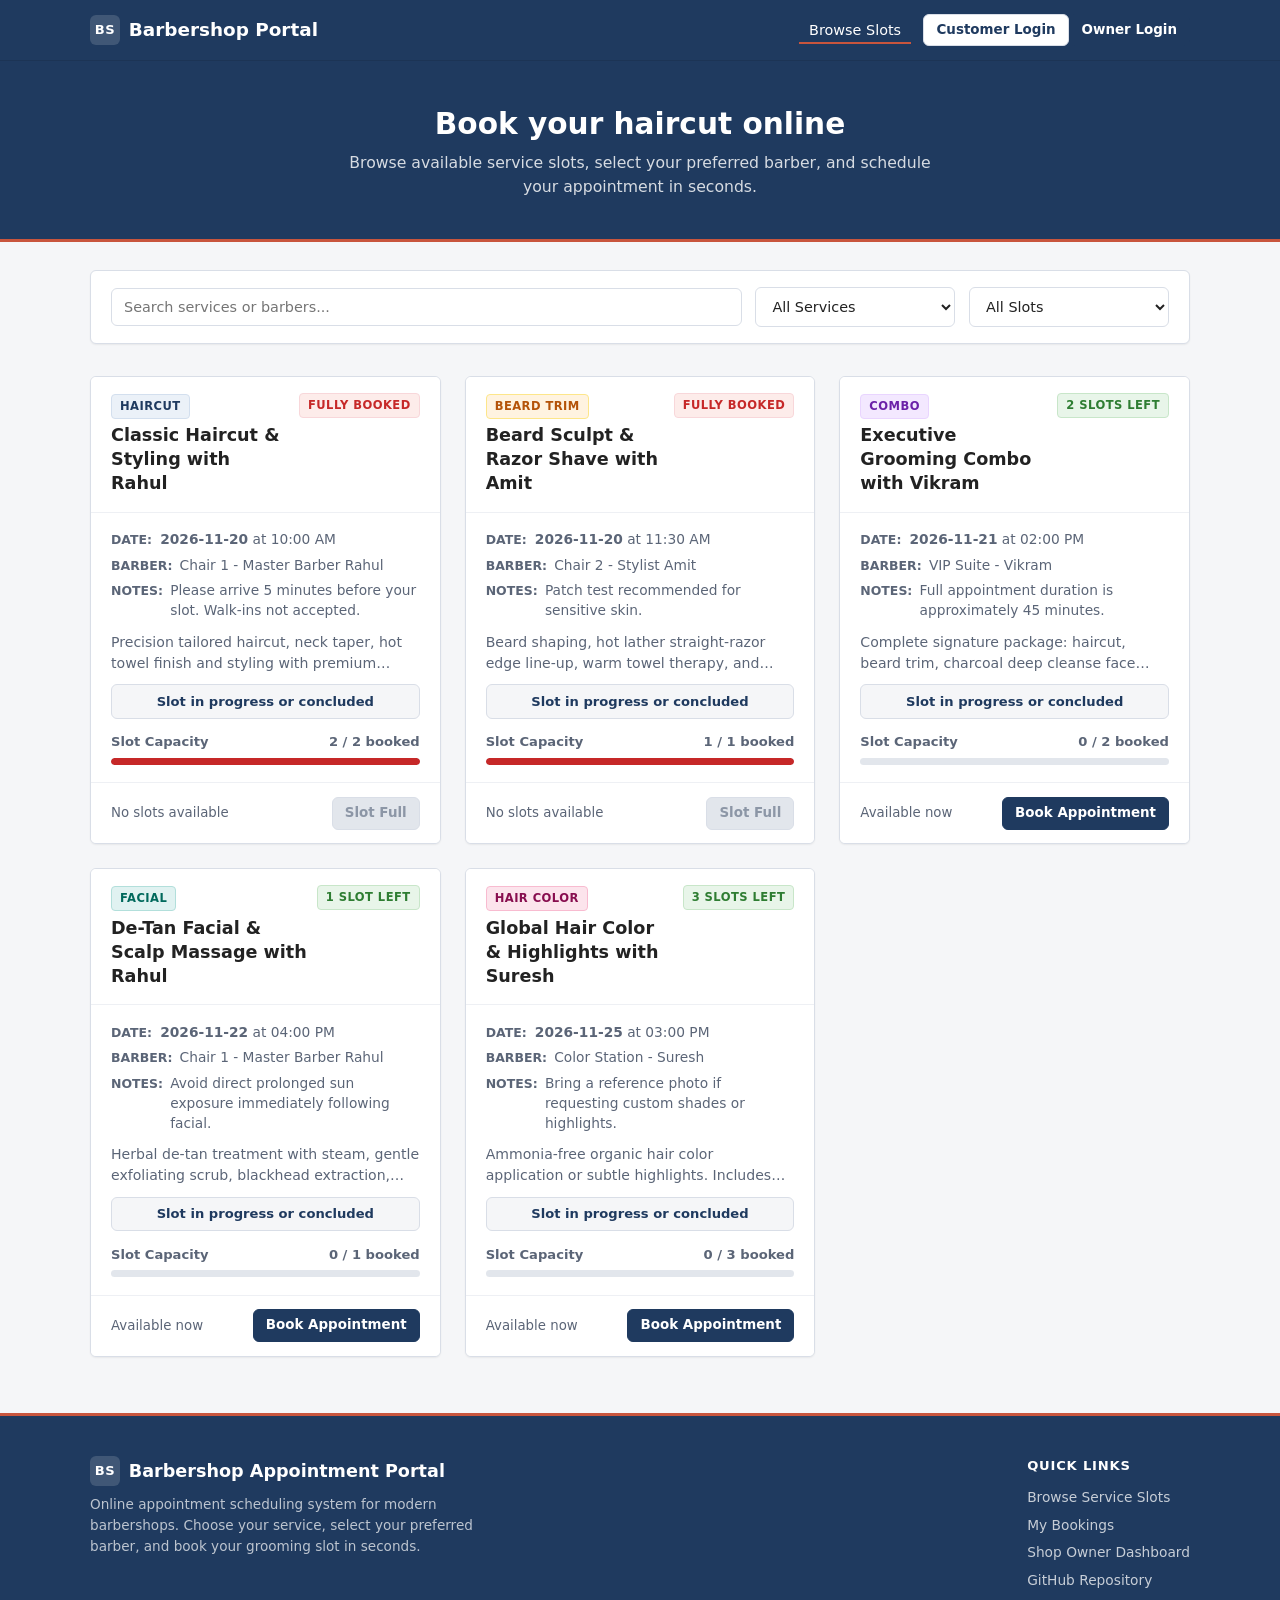
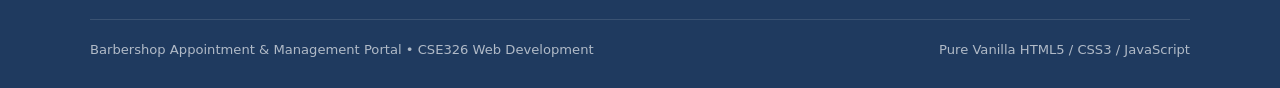
<file: index.html>
<!DOCTYPE html>
<html lang="en">
<head>
  <meta charset="UTF-8">
  <meta name="viewport" content="width=device-width, initial-scale=1.0">
  <title>Barbershop Appointment & Management Portal</title>
  <link rel="icon" type="image/svg+xml" href="favicon.svg">
  <link rel="stylesheet" href="css/style.css">
</head>
<body>

  <!-- Global Navigation Header -->
  <header id="app-navbar" class="navbar"></header>

  <!-- Hero Welcome Banner -->
  <section class="hero-section">
    <div class="container">
      <h1 class="hero-title">Book your haircut online</h1>
      <p class="hero-subtitle">
        Browse available service slots, select your preferred barber, and schedule your appointment in seconds.
      </p>
    </div>
  </section>

  <!-- Main Content Container -->
  <main class="container">

    <!-- Normal Service Slots Explorer View -->
    <div id="events-view">
      <!-- Search and Filter Bar -->
      <section class="filter-bar">
        <div class="search-input-wrapper">
          <input 
            type="text" 
            id="search-input" 
            class="filter-input" 
            placeholder="Search services or barbers..." 
            oninput="handleFilterChange()"
          >
        </div>
        <div style="flex: 0 1 200px;">
          <select id="category-filter" class="filter-input" onchange="handleFilterChange()">
            <option value="ALL">All Services</option>
            <option value="Haircut">Haircut</option>
            <option value="Beard Trim">Beard Trim</option>
            <option value="Shave">Shave</option>
            <option value="Hair Color">Hair Color</option>
            <option value="Facial">Facial</option>
            <option value="Combo">Combo</option>
          </select>
        </div>
        <div style="flex: 0 1 200px;">
          <select id="availability-filter" class="filter-input" onchange="handleFilterChange()">
            <option value="ALL">All Slots</option>
            <option value="OPEN">Available Slots Only</option>
            <option value="FULL">Fully Booked</option>
          </select>
        </div>
      </section>

      <!-- Service Slots Listing Grid -->
      <div id="events-container" class="events-grid">
        <!-- Service slot cards or empty-state injected dynamically -->
      </div>
    </div>

    <!-- Customer "My Bookings" View -->
    <div id="my-registrations-view" style="display: none; padding: 2.5rem 0;">
      <div style="display: flex; justify-content: space-between; align-items: center; margin-bottom: 1.5rem; flex-wrap: wrap; gap: 1rem;">
        <div>
          <h2>My Appointments & Bookings</h2>
          <p class="text-muted" id="student-info-heading">Track your booked appointments and visit passes.</p>
        </div>
        <a href="index.html" class="btn btn-secondary btn-sm">Back to Service Slots</a>
      </div>

      <div id="my-registrations-container">
        <div class="table-responsive">
          <table class="data-table">
            <thead>
              <tr>
                <th>Booking ID</th>
                <th>Service Slot</th>
                <th>Date & Time</th>
                <th>Chair / Barber</th>
                <th>Action</th>
              </tr>
            </thead>
            <tbody id="my-registrations-tbody">
              <!-- Dynamically populated -->
            </tbody>
          </table>
        </div>
      </div>
    </div>

  </main>

  <!-- Customer Login Modal -->
  <div id="student-login-modal" class="modal-overlay">
    <div class="modal-content">
      <div class="modal-header">
        <h3 class="modal-title">Customer Login</h3>
        <button class="modal-close" onclick="closeStudentLoginModal()">&times;</button>
      </div>
      <form id="student-login-form" onsubmit="handleStudentLogin(event)">
        <div class="modal-body">
          <p class="text-muted" style="margin-bottom: 1rem; font-size: 0.9rem;">
            Enter your 10-digit mobile phone number to view your booked appointments.
          </p>
          <div class="form-group">
            <label class="form-label" for="login-reg-no">Phone Number (10 digits)</label>
            <input type="tel" id="login-reg-no" class="form-control" placeholder="e.g. 9876543210" maxlength="10" required>
          </div>
          <div class="form-group">
            <label class="form-label" for="login-name">Customer Name</label>
            <input type="text" id="login-name" class="form-control" placeholder="Enter your full name" required>
          </div>
        </div>
        <div class="modal-footer">
          <button type="button" class="btn btn-secondary" onclick="closeStudentLoginModal()">Cancel</button>
          <button type="submit" class="btn btn-primary">Login</button>
        </div>
      </form>
    </div>
  </div>

  <!-- Shop Owner Login Modal -->
  <div id="admin-login-modal" class="modal-overlay">
    <div class="modal-content">
      <div class="modal-header">
        <h3 class="modal-title">Shop Owner Login</h3>
        <button class="modal-close" onclick="closeAdminLoginModal()">&times;</button>
      </div>
      <form id="admin-login-form" onsubmit="handleAdminLogin(event)">
        <div class="modal-body">
          <div style="background-color: var(--bg); padding: 0.85rem 1rem; border-radius: var(--radius); font-size: 0.86rem; margin-bottom: 1.25rem; border: 1px solid var(--border);">
            <strong>Demo Credentials:</strong><br>
            Customer: Any 10-digit phone + name<br>
            Shop Owner: <code>admin</code> / <code>admin123</code>
          </div>
          <div class="form-group">
            <label class="form-label" for="admin-user">Username</label>
            <input type="text" id="admin-user" class="form-control" placeholder="Username" required>
          </div>
          <div class="form-group">
            <label class="form-label" for="admin-pass">Password</label>
            <input type="password" id="admin-pass" class="form-control" placeholder="Password" required>
          </div>
        </div>
        <div class="modal-footer">
          <button type="button" class="btn btn-secondary" onclick="closeAdminLoginModal()">Cancel</button>
          <button type="submit" class="btn btn-primary">Sign In as Owner</button>
        </div>
      </form>
    </div>
  </div>

  <!-- Toast Container -->
  <div id="toast-container"></div>

  <!-- Shared Footer -->
  <footer id="app-footer" class="site-footer"></footer>

  <!-- Scripts -->
  <script src="js/storage.js"></script>
  <script src="js/events.js"></script>
  <script src="js/registration.js"></script>
  <script src="js/ui.js"></script>

  <script>
    // Initialize page on load
    document.addEventListener("DOMContentLoaded", function() {
      // Check if URL query asks for "my-registrations" (My Bookings) view
      var urlParams = new URLSearchParams(window.location.search);
      var view = urlParams.get("view");

      if (view === "my-registrations") {
        renderNavbar("my-registrations");
        showMyRegistrationsView();
      } else {
        renderNavbar("events");
        renderEventsList();
      }

      // Render shared footer
      renderFooter();
    });

    // Render filtered list of service slots into the grid
    function renderEventsList() {
      var container = document.getElementById("events-container");
      if (!container) return;

      var allEvents = getAllEvents();

      // Absolute empty state if no slots exist in storage
      if (allEvents.length === 0) {
        container.innerHTML = renderEmptyState({
          icon: "",
          title: "No appointment slots yet",
          desc: "There are currently no slots published. Log in as Shop Owner to add new service slots.",
          actionBtn: '<button class="btn btn-primary btn-sm" onclick="openAdminLoginModal()">Shop Owner Login</button>'
        });
        return;
      }

      var searchVal = (document.getElementById("search-input").value || "").toLowerCase().trim();
      var categoryVal = document.getElementById("category-filter").value;
      var availabilityVal = document.getElementById("availability-filter").value;

      var filtered = [];
      for (var i = 0; i < allEvents.length; i++) {
        var ev = allEvents[i];
        var matchesSearch = (
          ev.title.toLowerCase().indexOf(searchVal) !== -1 ||
          ev.description.toLowerCase().indexOf(searchVal) !== -1 ||
          ev.venue.toLowerCase().indexOf(searchVal) !== -1
        );

        var matchesCategory = (categoryVal === "ALL" || ev.category === categoryVal);

        var seats = getSeatsInfo(ev.id);
        var matchesAvailability = true;
        if (availabilityVal === "OPEN") {
          matchesAvailability = !seats.isFull;
        } else if (availabilityVal === "FULL") {
          matchesAvailability = seats.isFull;
        }

        if (matchesSearch && matchesCategory && matchesAvailability) {
          filtered.push(ev);
        }
      }

      if (filtered.length === 0) {
        container.innerHTML = renderEmptyState({
          icon: "",
          title: "No service slots match your search",
          desc: "We could not find any appointment slots matching your search criteria. Try clearing filters.",
          actionBtn: '<button class="btn btn-secondary btn-sm" onclick="resetFilters()">Reset Filters</button>'
        });
        return;
      }

      var html = "";
      for (var j = 0; j < filtered.length; j++) {
        html += renderEventCard(filtered[j]);
      }
      container.innerHTML = html;
    }

    // Reset filters
    function resetFilters() {
      document.getElementById("search-input").value = "";
      document.getElementById("category-filter").value = "ALL";
      document.getElementById("availability-filter").value = "ALL";
      renderEventsList();
    }

    // Called when user types in search or changes filter dropdown
    function handleFilterChange() {
      renderEventsList();
    }

    // Switch view to display Customer Bookings
    function showMyRegistrationsView() {
      var user = getCurrentUser();
      if (!user || user.role !== "student") {
        openStudentLoginModal();
        return;
      }

      document.getElementById("events-view").style.display = "none";
      document.getElementById("my-registrations-view").style.display = "block";
      document.getElementById("student-info-heading").textContent = 
        "Showing booked appointments for " + user.name + " (Phone: " + user.regNo + ")";

      var container = document.getElementById("my-registrations-container");
      var registrations = getRegistrationsByStudent(user.regNo);

      if (registrations.length === 0) {
        container.innerHTML = renderEmptyState({
          icon: "",
          title: "No appointment bookings yet",
          desc: "You have not booked any appointments yet. Browse our available service slots to schedule your haircut!",
          actionBtn: '<a href="index.html" class="btn btn-primary btn-sm">Browse Service Slots</a>'
        });
        return;
      }

      var tableHtml = 
        '<div class="table-responsive">' +
          '<table class="data-table">' +
            '<thead>' +
              '<tr>' +
                '<th>Booking ID</th>' +
                '<th>Service Slot</th>' +
                '<th>Date & Time</th>' +
                '<th>Chair / Barber</th>' +
                '<th>Action</th>' +
              '</tr>' +
            '</thead>' +
            '<tbody id="my-registrations-tbody">';

      for (var i = 0; i < registrations.length; i++) {
        var reg = registrations[i];
        var event = getEventById(reg.eventId) || { title: "Unknown Slot", date: "N/A", time: "N/A", venue: "N/A" };
        tableHtml += 
          '<tr>' +
            '<td><strong><code>' + reg.ticketId + '</code></strong></td>' +
            '<td><strong>' + event.title + '</strong></td>' +
            '<td>' + event.date + ' at ' + event.time + '</td>' +
            '<td>' + event.venue + '</td>' +
            '<td>' +
              '<div style="display: flex; gap: 0.5rem; flex-wrap: wrap;">' +
                '<a href="event.html?id=' + encodeURIComponent(reg.eventId) + '&ticketId=' + encodeURIComponent(reg.ticketId) + '" class="btn btn-secondary btn-sm">View Booking</a>' +
                '<button class="btn btn-danger btn-sm" onclick="handleCancelMyRegistration(\'' + reg.ticketId + '\')">Cancel Booking</button>' +
              '</div>' +
            '</td>' +
          '</tr>';
      }

      tableHtml += '</tbody></table></div>';
      container.innerHTML = tableHtml;
    }

    // Handle customer cancelling their appointment booking
    function handleCancelMyRegistration(ticketId) {
      if (!confirm("Are you sure you want to cancel this appointment booking? Your slot will be freed up for other customers.")) {
        return;
      }
      var res = cancelRegistration(ticketId);
      if (res.success) {
        showToast(res.message, "success");
        showMyRegistrationsView();
      } else {
        showToast(res.message, "danger");
      }
    }

    // Modal helpers
    function openStudentLoginModal() {
      document.getElementById("student-login-modal").classList.add("active");
    }
    function closeStudentLoginModal() {
      document.getElementById("student-login-modal").classList.remove("active");
    }

    function openAdminLoginModal() {
      document.getElementById("admin-login-modal").classList.add("active");
    }
    function closeAdminLoginModal() {
      document.getElementById("admin-login-modal").classList.remove("active");
    }

    // Form handlers
    function handleStudentLogin(e) {
      e.preventDefault();
      var rawPhone = document.getElementById("login-reg-no").value.trim();
      var cleanPhone = rawPhone.replace(/\D/g, "");
      var name = document.getElementById("login-name").value.trim();

      if (cleanPhone.length !== 10) {
        showToast("Please enter a valid 10-digit mobile phone number", "danger");
        return;
      }

      if (!name) {
        showToast("Please enter your name", "danger");
        return;
      }

      setCurrentUser({
        role: "student",
        regNo: cleanPhone,
        name: name
      });

      closeStudentLoginModal();
      showToast("Welcome, " + name + "!", "success");
      setTimeout(function() {
        window.location.href = "index.html?view=my-registrations";
      }, 500);
    }

    function handleAdminLogin(e) {
      e.preventDefault();
      var u = document.getElementById("admin-user").value.trim();
      var p = document.getElementById("admin-pass").value.trim();

      // Demo login check
      if (u === "admin" && p === "admin123") {
        setCurrentUser({ role: "admin", name: "Shop Owner" });
        closeAdminLoginModal();
        showToast("Signed in as Shop Owner", "success");
        setTimeout(function() {
          window.location.href = "admin.html";
        }, 500);
      } else {
        showToast("Invalid credentials! Shop Owner login: admin / admin123", "danger");
      }
    }
  </script>
</body>
</html>
</file>
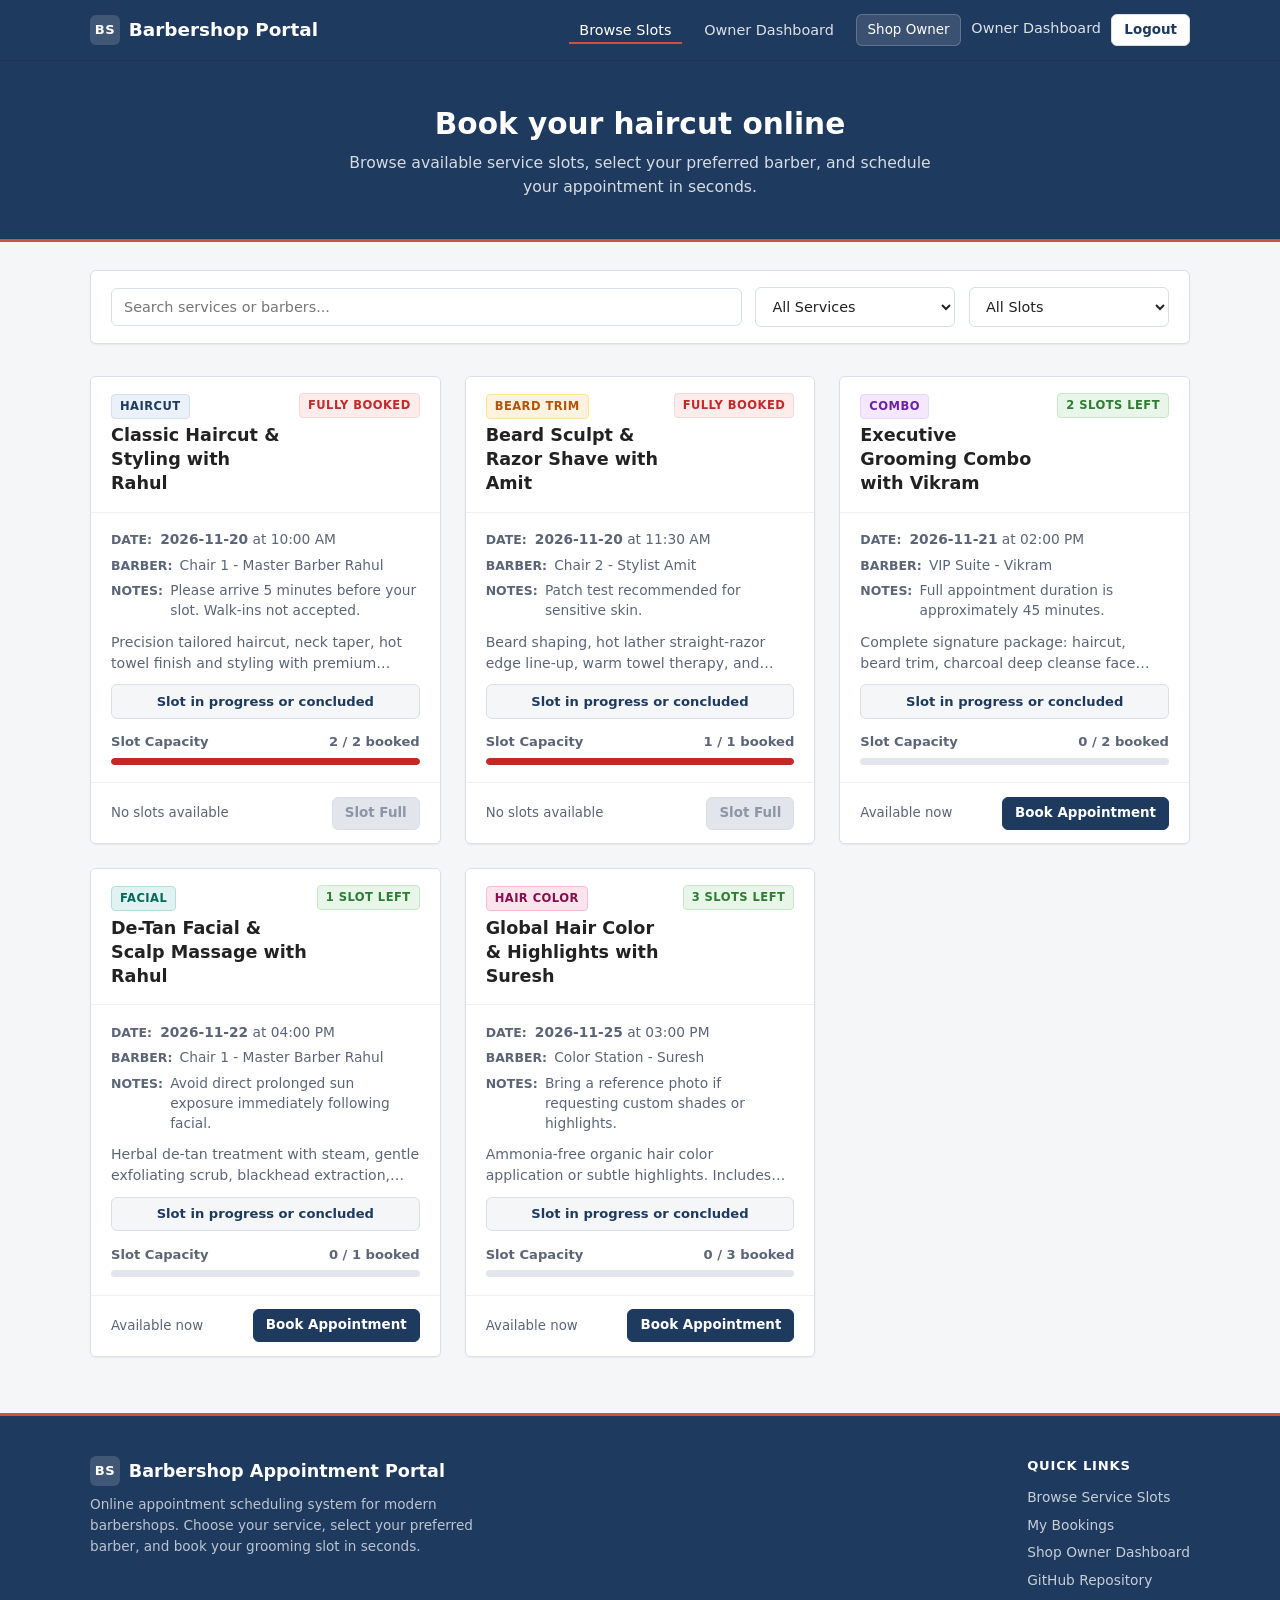
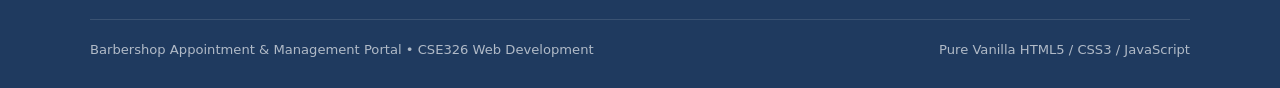
<file: event.html>
<!DOCTYPE html>
<html lang="en">
<head>
  <meta charset="UTF-8">
  <meta name="viewport" content="width=device-width, initial-scale=1.0">
  <title>Book Service Appointment - Barbershop Portal</title>
  <link rel="icon" type="image/svg+xml" href="favicon.svg">
  <link rel="stylesheet" href="css/style.css">
</head>
<body>

  <!-- Global Header -->
  <header id="app-navbar" class="navbar"></header>

  <main class="container" style="padding-top: 2rem; padding-bottom: 3.5rem;">

    <!-- Back Navigation Bar -->
    <div style="margin-bottom: 1.5rem;" class="no-print">
      <a href="index.html" class="btn btn-secondary btn-sm">Back to Service Slots</a>
    </div>

    <!-- Service Slot Detail & Booking Layout Grid -->
    <div id="event-main-content" style="display: grid; grid-template-columns: 1fr 390px; gap: 1.75rem; align-items: start;">
      
      <!-- Left Column: Service Slot Information -->
      <div style="background: #ffffff; border: 1px solid var(--border); border-radius: var(--radius); padding: 2rem; box-shadow: var(--shadow);">
        <div style="display: flex; justify-content: space-between; align-items: center; margin-bottom: 1rem; flex-wrap: wrap; gap: 0.5rem;">
          <span id="detail-category" class="event-badge badge-haircut">Haircut</span>
          <span id="detail-status-badge" class="event-badge badge-open">Checking availability...</span>
        </div>

        <h1 id="detail-title" style="font-size: 1.75rem; font-weight: 600; margin-bottom: 1.25rem;">Loading Service Slot...</h1>

        <div class="event-meta" style="font-size: 0.92rem; margin-bottom: 1.75rem; background: var(--bg); padding: 1.15rem; border-radius: var(--radius); border: 1px solid var(--border); gap: 0.5rem;">
          <div class="event-meta-item"><span class="event-meta-icon">Date:</span> <div><strong>Date & Time:</strong> <span id="detail-datetime"></span></div></div>
          <div class="event-meta-item"><span class="event-meta-icon">Barber:</span> <div><strong>Chair / Barber:</strong> <span id="detail-venue"></span></div></div>
          <div class="event-meta-item"><span class="event-meta-icon">Notes:</span> <div><strong>Requirements & Notes:</strong> <span id="detail-eligibility"></span></div></div>
        </div>

        <h3 style="margin-bottom: 0.65rem; font-size: 1.15rem; font-weight: 600;">About this Service Slot</h3>
        <p id="detail-description" style="color: var(--text-muted); line-height: 1.6; margin-bottom: 1.5rem; white-space: pre-line;"></p>

        <!-- Slot Capacity Bar -->
        <div class="seats-progress" style="margin-top: 1.5rem; background-color: var(--bg); padding: 1rem; border-radius: var(--radius); border: 1px solid var(--border);">
          <div class="seats-label">
            <span>Slot Capacity Utilization</span>
            <span id="detail-seat-text">0 / 0 booked (0 left)</span>
          </div>
          <div class="progress-bar-bg" style="height: 8px;">
            <div id="detail-progress-fill" class="progress-bar-fill" style="width: 0%;"></div>
          </div>
        </div>
      </div>

      <!-- Right Column: Booking Card -->
      <div id="registration-card-panel" style="background: #ffffff; border: 1px solid var(--border); border-radius: var(--radius); padding: 1.75rem; box-shadow: var(--shadow); position: sticky; top: 80px;">
        <h3 style="margin-bottom: 0.35rem; font-size: 1.2rem; font-weight: 600;">Book Appointment</h3>
        <p class="text-muted" style="font-size: 0.88rem; margin-bottom: 1.25rem; line-height: 1.5;">
          Enter your phone and name below to reserve your slot and generate your appointment pass.
        </p>

        <form id="registration-form" onsubmit="handleRegistrationSubmit(event)">
          <div class="form-group">
            <label class="form-label" for="reg-no">Phone Number (10 digits) *</label>
            <input type="tel" id="reg-no" class="form-control" placeholder="e.g. 9876543210" pattern="[0-9]{10}" maxlength="10" required>
          </div>

          <div class="form-group">
            <label class="form-label" for="reg-name">Customer Full Name *</label>
            <input type="text" id="reg-name" class="form-control" placeholder="e.g. Rahul Verma" required>
          </div>

          <div class="form-group">
            <label class="form-label" for="reg-email">Email Address *</label>
            <input type="email" id="reg-email" class="form-control" placeholder="e.g. rahul@example.com" required>
          </div>

          <button type="submit" id="submit-reg-btn" class="btn btn-primary btn-block">Confirm Appointment Booking</button>
        </form>

        <div id="registration-closed-alert" style="display: none; padding: 1.1rem; background-color: var(--danger-bg); color: var(--danger); border-radius: var(--radius); text-align: center; font-size: 0.92rem; font-weight: 600; border: 1px solid #F8D7DA;">
          Booking Closed — This service slot is fully booked.
        </div>
      </div>

    </div>

    <!-- Booking Confirmation Pass View -->
    <div id="confirmation-view" style="display: none; padding: 1rem 0;">
      <div style="text-align: center; margin-bottom: 1.5rem;" class="no-print">
        <h2 style="color: var(--success); font-size: 1.6rem; font-weight: 600; margin-bottom: 0.35rem;">Appointment Confirmed</h2>
        <p class="text-muted">Here is your official appointment pass. Please save or print this confirmation.</p>
      </div>

      <!-- Printable Ticket Area -->
      <div class="ticket-wrapper" id="printable-ticket">
        <div class="ticket-header">
          <div class="ticket-brand">Barbershop Appointment Pass</div>
          <h2 id="ticket-event-title" style="margin-top: 0.35rem; font-size: 1.3rem; font-weight: 600;">Service Slot Title</h2>
          <div class="ticket-code" id="ticket-id-display">BK-000000</div>
        </div>

        <div class="ticket-grid">
          <div>
            <div class="ticket-field-label">Customer Name</div>
            <div class="ticket-field-val" id="ticket-student-name">-</div>
          </div>
          <div>
            <div class="ticket-field-label">Phone Number</div>
            <div class="ticket-field-val" id="ticket-student-reg">-</div>
          </div>
          <div>
            <div class="ticket-field-label">Date & Time</div>
            <div class="ticket-field-val" id="ticket-datetime">-</div>
          </div>
          <div>
            <div class="ticket-field-label">Chair / Barber</div>
            <div class="ticket-field-val" id="ticket-venue">-</div>
          </div>
          <div>
            <div class="ticket-field-label">Service Type</div>
            <div class="ticket-field-val" id="ticket-category">-</div>
          </div>
          <div>
            <div class="ticket-field-label">Registered Email</div>
            <div class="ticket-field-val" id="ticket-email">-</div>
          </div>
        </div>

        <div class="ticket-footer">
          <p>Please arrive 5 minutes before your scheduled appointment time.</p>
          <small id="ticket-timestamp">Issued on: -</small>
        </div>
      </div>

      <!-- Ticket Actions (Hidden during print) -->
      <div style="display: flex; justify-content: center; gap: 0.75rem; margin-top: 1.5rem; flex-wrap: wrap;" class="no-print">
        <button class="btn btn-primary" onclick="window.print()">Print / Download Confirmation</button>
        <button class="btn btn-danger" id="ticket-cancel-btn" onclick="handleCancelFromTicket()">Cancel Booking</button>
        <a href="index.html" class="btn btn-secondary">Browse More Slots</a>
      </div>
    </div>

  </main>

  <div id="toast-container"></div>

  <!-- Shared Footer -->
  <footer id="app-footer" class="site-footer"></footer>

  <!-- Scripts -->
  <script src="js/storage.js"></script>
  <script src="js/events.js"></script>
  <script src="js/registration.js"></script>
  <script src="js/ui.js"></script>

  <script>
    var currentEvent = null;
    var currentTicket = null;

    document.addEventListener("DOMContentLoaded", function() {
      renderNavbar();
      renderFooter();

      var urlParams = new URLSearchParams(window.location.search);
      var eventId = urlParams.get("id");
      var ticketId = urlParams.get("ticketId");

      if (!eventId) {
        alert("No service slot ID provided in URL!");
        window.location.href = "index.html";
        return;
      }

      currentEvent = getEventById(eventId);
      if (!currentEvent) {
        alert("Service slot not found!");
        window.location.href = "index.html";
        return;
      }

      // If viewing an already generated booking pass
      if (ticketId) {
        var reg = getRegistrationByTicketId(ticketId);
        if (reg) {
          showConfirmationSlip(reg, currentEvent);
          return;
        }
      }

      // Populate Service Slot Details
      renderEventDetails(currentEvent);

      // Pre-fill customer info if logged in
      var loggedUser = getCurrentUser();
      if (loggedUser && loggedUser.role === "student") {
        document.getElementById("reg-no").value = loggedUser.regNo || "";
        document.getElementById("reg-name").value = loggedUser.name || "";
      }
    });

    // Populate Left & Right Service details
    function renderEventDetails(ev) {
      document.getElementById("detail-title").textContent = ev.title;
      document.getElementById("detail-category").textContent = ev.category || "Haircut";
      
      var catKey = ev.category ? ev.category.toLowerCase().replace(/[^a-z0-9]/g, "-") : "haircut";
      document.getElementById("detail-category").className = "event-badge badge-" + catKey;

      document.getElementById("detail-datetime").textContent = ev.date + " at " + ev.time;
      document.getElementById("detail-venue").textContent = ev.venue;
      document.getElementById("detail-eligibility").textContent = ev.eligibility;
      document.getElementById("detail-description").textContent = ev.description;

      var seats = getSeatsInfo(ev.id);
      var fillPercent = Math.round((seats.registered / seats.capacity) * 100) || 0;

      document.getElementById("detail-seat-text").textContent = seats.registered + " / " + seats.capacity + " slots booked (" + seats.left + " left)";
      
      var fillBar = document.getElementById("detail-progress-fill");
      fillBar.style.width = fillPercent + "%";
      if (fillPercent >= 90) fillBar.className = "progress-bar-fill fill-danger";
      else if (fillPercent >= 70) fillBar.className = "progress-bar-fill fill-warning";

      var statusBadge = document.getElementById("detail-status-badge");
      var formEl = document.getElementById("registration-form");
      var closedAlert = document.getElementById("registration-closed-alert");

      if (seats.isFull || seats.left <= 0) {
        statusBadge.textContent = "Fully Booked";
        statusBadge.className = "event-badge badge-full";
        formEl.style.display = "none";
        closedAlert.style.display = "block";
      } else {
        statusBadge.textContent = seats.left + (seats.left === 1 ? " Slot Left" : " Slots Left");
        statusBadge.className = "event-badge badge-open";
        formEl.style.display = "block";
        closedAlert.style.display = "none";
      }
    }

    // Submit Appointment Booking
    function handleRegistrationSubmit(e) {
      e.preventDefault();
      var rawPhone = document.getElementById("reg-no").value.trim();
      var cleanPhone = rawPhone.replace(/\D/g, "");
      var name = document.getElementById("reg-name").value.trim();
      var email = document.getElementById("reg-email").value.trim();

      if (cleanPhone.length !== 10) {
        showToast("Please provide a valid 10-digit mobile number", "warning");
        return;
      }

      if (!name || !email) {
        showToast("Please fill all required fields", "warning");
        return;
      }

      var res = registerStudent({
        eventId: currentEvent.id,
        regNo: cleanPhone,
        name: name,
        email: email
      });

      if (res.success) {
        showToast(res.message, "success");
        // Also save customer session if not logged in
        if (!getCurrentUser()) {
          setCurrentUser({ role: "student", regNo: cleanPhone, name: name });
          renderNavbar();
        }
        showConfirmationSlip(res.registration, currentEvent);
      } else {
        showToast(res.message, "danger");
      }
    }

    // Switch view to Show Confirmation Slip
    function showConfirmationSlip(registration, event) {
      currentTicket = registration;
      document.getElementById("event-main-content").style.display = "none";
      document.getElementById("confirmation-view").style.display = "block";

      document.getElementById("ticket-event-title").textContent = event.title;
      document.getElementById("ticket-id-display").textContent = registration.ticketId;
      document.getElementById("ticket-student-name").textContent = registration.name;
      document.getElementById("ticket-student-reg").textContent = registration.regNo;
      document.getElementById("ticket-datetime").textContent = event.date + " (" + event.time + ")";
      document.getElementById("ticket-venue").textContent = event.venue;
      document.getElementById("ticket-category").textContent = event.category;
      document.getElementById("ticket-email").textContent = registration.email;
      document.getElementById("ticket-timestamp").textContent = "Issued on: " + new Date(registration.registeredAt).toLocaleString();
    }

    // Cancel appointment right from slip view
    function handleCancelFromTicket() {
      if (!currentTicket) return;
      if (!confirm("Are you sure you want to cancel this appointment booking? Your slot will be freed up for other customers.")) return;

      var res = cancelRegistration(currentTicket.ticketId);
      if (res.success) {
        showToast(res.message, "success");
        setTimeout(function() {
          window.location.href = "index.html";
        }, 1200);
      } else {
        showToast(res.message, "danger");
      }
    }
  </script>
</body>
</html>
</file>
<file: css/style.css>
/* ==========================================================================
   Barbershop Appointment & Management Portal
   Clean, Flat, Professional Human-Designed Portal
   ========================================================================== */

/* --- CSS Variables & Design Tokens --- */
:root {
  --primary: #1F3A5F;
  --primary-hover: #162C47;
  --accent: #C8553D;
  --accent-hover: #A8432D;

  --bg: #F5F6F8;
  --surface: #ffffff;
  --text: #222222;
  --text-muted: #5B6577;
  --border: #D9DEE7;
  --border-light: #EEF0F4;

  --success: #2E7D32;
  --success-bg: #E8F5E9;
  --danger: #C62828;
  --danger-bg: #FDECEA;
  --warning: #E65100;
  --warning-bg: #FFF3E0;

  --radius-sm: 4px;
  --radius: 6px;
  --radius-md: 6px;
  --radius-lg: 6px;
  --radius-pill: 4px;

  --shadow-xs: 0 1px 2px rgba(0, 0, 0, 0.06);
  --shadow-sm: 0 1px 2px rgba(0, 0, 0, 0.06);
  --shadow-md: 0 1px 2px rgba(0, 0, 0, 0.06);
  --shadow-lg: 0 1px 2px rgba(0, 0, 0, 0.06);
  --shadow: 0 1px 2px rgba(0, 0, 0, 0.06);

  --transition: 0.15s ease;
}

/* --- Base Reset & Typography --- */
*, *::before, *::after {
  margin: 0;
  padding: 0;
  box-sizing: border-box;
}

html {
  scroll-behavior: smooth;
}

body {
  font-family: system-ui, -apple-system, BlinkMacSystemFont, "Segoe UI", Roboto, "Helvetica Neue", Arial, sans-serif;
  font-size: 16px;
  line-height: 1.5;
  background-color: var(--bg);
  color: var(--text);
  min-height: 100vh;
  display: flex;
  flex-direction: column;
  -webkit-font-smoothing: antialiased;
}

h1, h2, h3, h4, h5, h6 {
  font-weight: 600;
  line-height: 1.3;
  color: var(--text);
}

a {
  color: var(--primary);
  text-decoration: none;
}

a:hover {
  text-decoration: underline;
}

/* --- Container Utility --- */
.container {
  width: 100%;
  max-width: 1140px;
  margin: 0 auto;
  padding: 0 1.25rem;
}

/* --- Navigation Bar --- */
.navbar {
  background-color: var(--primary);
  position: sticky;
  top: 0;
  z-index: 100;
  border-bottom: 1px solid rgba(0, 0, 0, 0.1);
}

.nav-container {
  display: flex;
  align-items: center;
  justify-content: space-between;
  min-height: 60px;
  padding: 0.5rem 1.25rem;
}

.logo {
  font-size: 1.15rem;
  font-weight: 600;
  color: #ffffff;
  text-decoration: none;
  display: inline-flex;
  align-items: center;
  gap: 0.55rem;
}

.logo:hover {
  color: #ffffff;
  text-decoration: none;
}

.logo-badge {
  display: inline-flex;
  align-items: center;
  justify-content: center;
  width: 30px;
  height: 30px;
  background-color: rgba(255, 255, 255, 0.15);
  border-radius: var(--radius);
  font-size: 0.82rem;
  font-weight: 700;
  color: #ffffff;
  letter-spacing: 0.05em;
}

.nav-links {
  display: flex;
  align-items: center;
  gap: 0.75rem;
  list-style: none;
}

.nav-links a {
  text-decoration: none;
  color: rgba(255, 255, 255, 0.85);
  font-weight: 500;
  font-size: 0.9rem;
  padding: 0.4rem 0.65rem;
  border-radius: var(--radius);
  transition: color var(--transition), background-color var(--transition);
}

.nav-links a:hover {
  color: #ffffff;
  background-color: rgba(255, 255, 255, 0.1);
  text-decoration: none;
}

.nav-links a.active {
  color: #ffffff;
  background-color: transparent;
  border-bottom: 2px solid var(--accent);
  border-radius: 0;
  padding-bottom: 0.25rem;
}

.nav-user-badge {
  display: inline-flex;
  align-items: center;
  gap: 0.4rem;
  background-color: rgba(255, 255, 255, 0.12);
  border: 1px solid rgba(255, 255, 255, 0.2);
  padding: 0.3rem 0.65rem;
  border-radius: var(--radius);
  font-size: 0.84rem;
  font-weight: 500;
  color: #ffffff;
}

/* --- Buttons --- */
.btn {
  display: inline-flex;
  align-items: center;
  justify-content: center;
  gap: 0.4rem;
  padding: 10px 16px;
  font-size: 0.9rem;
  font-weight: 600;
  border-radius: var(--radius);
  border: 1px solid transparent;
  cursor: pointer;
  text-decoration: none;
  line-height: 1.4;
  user-select: none;
  font-family: inherit;
  transition: background-color var(--transition), border-color var(--transition), color var(--transition);
}

.btn:hover {
  text-decoration: none;
}

.btn:active:not(:disabled) {
  opacity: 0.9;
}

.btn-primary {
  background-color: var(--primary);
  color: #ffffff;
  border-color: var(--primary);
}

.btn-primary:hover {
  background-color: var(--primary-hover);
  border-color: var(--primary-hover);
}

.btn-secondary {
  background-color: var(--surface);
  color: var(--primary);
  border-color: var(--border);
}

.btn-secondary:hover {
  background-color: var(--bg);
  border-color: #B8C2D1;
  color: var(--primary);
}

.btn-danger {
  background-color: var(--danger);
  color: #ffffff;
  border-color: var(--danger);
}

.btn-danger:hover {
  background-color: #A82020;
  border-color: #A82020;
}

.btn-success {
  background-color: var(--success);
  color: #ffffff;
  border-color: var(--success);
}

.btn-success:hover {
  background-color: #236528;
  border-color: #236528;
}

.btn-sm {
  padding: 6px 12px;
  font-size: 0.84rem;
  border-radius: var(--radius);
}

.btn-block {
  width: 100%;
}

.btn:disabled,
.btn[disabled] {
  background-color: #E2E6EC !important;
  color: #8C96A6 !important;
  border-color: #D9DEE7 !important;
  cursor: not-allowed;
  pointer-events: none;
}

/* --- Hero Section --- */
.hero-section {
  background-color: var(--primary);
  padding: 2.75rem 0 2.5rem;
  border-bottom: 3px solid var(--accent);
  text-align: center;
  color: #ffffff;
}

.hero-pill {
  display: none;
}

.hero-title {
  font-size: 1.85rem;
  font-weight: 600;
  color: #ffffff;
  margin-bottom: 0.5rem;
}

.hero-subtitle {
  font-size: 0.98rem;
  color: rgba(255, 255, 255, 0.82);
  max-width: 620px;
  margin: 0 auto;
  line-height: 1.5;
}

/* --- Search & Filters Bar --- */
.filter-bar {
  background-color: var(--surface);
  padding: 1rem 1.25rem;
  border-radius: var(--radius);
  border: 1px solid var(--border);
  box-shadow: var(--shadow);
  margin: 1.75rem auto 2rem;
  display: flex;
  flex-wrap: wrap;
  gap: 0.85rem;
  align-items: center;
  position: relative;
  z-index: 10;
}

.filter-bar:focus-within {
  border-color: var(--primary);
}

.search-input-wrapper {
  flex: 1 1 280px;
  position: relative;
}

.search-icon {
  display: none;
}

.filter-input {
  width: 100%;
  padding: 10px 12px;
  font-size: 0.9rem;
  border: 1px solid var(--border);
  border-radius: var(--radius);
  outline: none;
  background-color: #ffffff;
  color: var(--text);
  font-family: inherit;
  transition: border-color var(--transition);
}

.filter-input.with-icon {
  padding-left: 12px;
}

.filter-input:focus {
  border-color: var(--primary);
  outline: 2px solid rgba(31, 58, 95, 0.2);
  outline-offset: 0;
}

/* --- Event Cards Grid --- */
.events-grid {
  display: grid;
  grid-template-columns: repeat(auto-fill, minmax(320px, 1fr));
  gap: 1.5rem;
  margin-bottom: 3.5rem;
}

.event-card {
  background-color: var(--surface);
  border-radius: var(--radius);
  border: 1px solid var(--border);
  box-shadow: var(--shadow);
  display: flex;
  flex-direction: column;
  overflow: hidden;
  transition: border-color var(--transition);
}

.event-card:hover {
  border-color: #B8C2D1;
}

.event-card-header {
  padding: 1rem 1.25rem;
  border-bottom: 1px solid var(--border-light);
  display: flex;
  justify-content: space-between;
  align-items: flex-start;
  gap: 0.6rem;
  background-color: #ffffff;
}

.event-badge {
  display: inline-block;
  font-size: 0.72rem;
  font-weight: 600;
  text-transform: uppercase;
  letter-spacing: 0.04em;
  padding: 3px 8px;
  border-radius: var(--radius-sm);
  background-color: var(--border-light);
  color: var(--text-muted);
  border: 1px solid transparent;
  white-space: nowrap;
}

.event-badge.badge-full {
  background-color: var(--danger-bg);
  color: var(--danger);
  border-color: #F8D7DA;
}

.event-badge.badge-open {
  background-color: var(--success-bg);
  color: var(--success);
  border-color: #C8E6C9;
}

.event-badge.badge-tech {
  background-color: #EBF1F8;
  color: var(--primary);
  border-color: #D3DFEE;
}

.event-badge.badge-cultural {
  background-color: #FCE4EC;
  color: #880E4F;
  border-color: #F8BBD0;
}

.event-badge.badge-sports {
  background-color: var(--warning-bg);
  color: var(--warning);
  border-color: #FFE0B2;
}

.event-badge.badge-workshop {
  background-color: #E0F2F1;
  color: #00695C;
  border-color: #B2DFDB;
}

.event-badge.badge-haircut {
  background-color: #EBF1F8;
  color: var(--primary);
  border-color: #D3DFEE;
}

.event-badge.badge-beard-trim,
.event-badge.badge-shave {
  background-color: #FFF3E0;
  color: #B45309;
  border-color: #FDE68A;
}

.event-badge.badge-hair-color {
  background-color: #FCE4EC;
  color: #880E4F;
  border-color: #F8BBD0;
}

.event-badge.badge-facial {
  background-color: #E0F2F1;
  color: #00695C;
  border-color: #B2DFDB;
}

.event-badge.badge-combo {
  background-color: #F3E8FF;
  color: #6B21A8;
  border-color: #E9D5FF;
}

.event-title {
  font-size: 1.1rem;
  font-weight: 600;
  color: var(--text);
  margin-top: 0.35rem;
  line-height: 1.35;
}

.event-card-body {
  padding: 1.1rem 1.25rem;
  flex: 1;
  display: flex;
  flex-direction: column;
  gap: 0.65rem;
}

.event-meta {
  display: flex;
  flex-direction: column;
  gap: 0.35rem;
  font-size: 0.86rem;
  color: var(--text-muted);
}

.event-meta-item {
  display: flex;
  align-items: baseline;
  gap: 0.45rem;
  line-height: 1.45;
}

.event-meta-icon {
  font-size: 0.78rem;
  font-weight: 600;
  text-transform: uppercase;
  color: var(--text-muted);
  flex-shrink: 0;
  min-width: 42px;
}

.event-desc {
  font-size: 0.88rem;
  color: var(--text-muted);
  line-height: 1.5;
  display: -webkit-box;
  -webkit-line-clamp: 2;
  -webkit-box-orient: vertical;
  overflow: hidden;
}

.countdown-box {
  background-color: var(--bg);
  border: 1px solid var(--border);
  padding: 0.4rem 0.75rem;
  border-radius: var(--radius);
  font-size: 0.82rem;
  font-weight: 600;
  color: var(--primary);
  text-align: center;
}

.seats-progress {
  display: flex;
  flex-direction: column;
  gap: 0.35rem;
  margin-top: 0.2rem;
}

.seats-label {
  display: flex;
  justify-content: space-between;
  font-size: 0.82rem;
  font-weight: 600;
  color: var(--text-muted);
}

.progress-bar-bg {
  width: 100%;
  height: 7px;
  background-color: #E2E6EC;
  border-radius: var(--radius);
  overflow: hidden;
}

.progress-bar-fill {
  height: 100%;
  background-color: var(--primary);
  border-radius: var(--radius);
  transition: width 0.2s ease;
}

.progress-bar-fill.fill-warning {
  background-color: var(--warning);
}

.progress-bar-fill.fill-danger {
  background-color: var(--danger);
}

.event-card-footer {
  padding: 0.85rem 1.25rem;
  border-top: 1px solid var(--border-light);
  background-color: #ffffff;
  display: flex;
  justify-content: space-between;
  align-items: center;
  gap: 0.6rem;
}

.text-muted {
  color: var(--text-muted);
}

/* --- Empty-State Component --- */
.empty-state {
  grid-column: 1 / -1;
  text-align: center;
  padding: 3rem 1.5rem;
  background-color: var(--surface);
  border-radius: var(--radius);
  border: 1px dashed var(--border);
  display: flex;
  flex-direction: column;
  align-items: center;
  justify-content: center;
  gap: 0.6rem;
  margin: 1.5rem 0;
}

.empty-state-icon {
  display: none;
}

.empty-state-title {
  font-size: 1.15rem;
  font-weight: 600;
  color: var(--text);
}

.empty-state-desc {
  font-size: 0.9rem;
  color: var(--text-muted);
  max-width: 440px;
  line-height: 1.5;
}

.empty-state-action {
  margin-top: 0.5rem;
}

/* --- Forms & Inputs --- */
.form-group {
  margin-bottom: 1.15rem;
}

.form-label {
  display: block;
  font-size: 0.86rem;
  font-weight: 600;
  margin-bottom: 0.35rem;
  color: var(--text);
}

.form-control {
  width: 100%;
  padding: 10px 12px;
  font-size: 0.9rem;
  border: 1px solid var(--border);
  border-radius: var(--radius);
  background-color: #ffffff;
  color: var(--text);
  outline: none;
  font-family: inherit;
  transition: border-color var(--transition);
}

.form-control:focus {
  border-color: var(--primary);
  outline: 2px solid rgba(31, 58, 95, 0.2);
  outline-offset: 0;
}

textarea.form-control {
  resize: vertical;
  min-height: 85px;
}

/* --- Modals & Dialogs --- */
.modal-overlay {
  position: fixed;
  top: 0;
  left: 0;
  right: 0;
  bottom: 0;
  background-color: rgba(0, 0, 0, 0.5);
  display: flex;
  align-items: center;
  justify-content: center;
  padding: 1.25rem;
  z-index: 1000;
  opacity: 0;
  visibility: hidden;
  transition: opacity var(--transition), visibility var(--transition);
}

.modal-overlay.active {
  opacity: 1;
  visibility: visible;
}

.modal-content {
  background-color: #ffffff;
  border-radius: var(--radius);
  max-width: 520px;
  width: 100%;
  max-height: 90vh;
  overflow-y: auto;
  border: 1px solid var(--border);
  box-shadow: 0 4px 16px rgba(0, 0, 0, 0.15);
}

.modal-header {
  padding: 1.15rem 1.4rem;
  border-bottom: 1px solid var(--border);
  display: flex;
  align-items: center;
  justify-content: space-between;
}

.modal-title {
  font-size: 1.15rem;
  font-weight: 600;
  color: var(--text);
}

.modal-close {
  background: none;
  border: none;
  font-size: 1.4rem;
  line-height: 1;
  cursor: pointer;
  color: var(--text-muted);
  width: 30px;
  height: 30px;
  border-radius: var(--radius-sm);
  display: flex;
  align-items: center;
  justify-content: center;
  transition: color var(--transition), background-color var(--transition);
}

.modal-close:hover {
  color: var(--text);
  background-color: var(--bg);
}

.modal-body {
  padding: 1.4rem;
}

.modal-footer {
  padding: 1rem 1.4rem;
  border-top: 1px solid var(--border);
  display: flex;
  justify-content: flex-end;
  gap: 0.65rem;
  background-color: var(--bg);
  border-bottom-left-radius: var(--radius);
  border-bottom-right-radius: var(--radius);
}

/* --- Toast Notifications --- */
#toast-container {
  position: fixed;
  bottom: 1.5rem;
  right: 1.5rem;
  display: flex;
  flex-direction: column;
  gap: 0.6rem;
  z-index: 2000;
  pointer-events: none;
}

.toast {
  pointer-events: auto;
  min-width: 260px;
  max-width: 380px;
  padding: 0.75rem 1rem;
  border-radius: var(--radius);
  background-color: #ffffff;
  font-size: 0.9rem;
  font-weight: 500;
  display: flex;
  align-items: center;
  gap: 0.5rem;
  border: 1px solid var(--border);
  border-left: 4px solid var(--primary);
  box-shadow: var(--shadow);
  transition: opacity 0.25s ease;
}

.toast.toast-success {
  border-left-color: var(--success);
}

.toast.toast-danger {
  border-left-color: var(--danger);
}

.toast.toast-warning {
  border-left-color: var(--warning);
}

/* --- Confirmation Ticket (Print-friendly) --- */
.ticket-wrapper {
  background-color: #ffffff;
  border: 2px dashed #94A3B8;
  border-radius: var(--radius);
  padding: 2rem;
  margin: 1.5rem auto;
  max-width: 580px;
  position: relative;
  box-shadow: var(--shadow);
}

.ticket-header {
  text-align: center;
  border-bottom: 1px solid var(--border-light);
  padding-bottom: 1.25rem;
  margin-bottom: 1.25rem;
}

.ticket-brand {
  font-size: 0.82rem;
  text-transform: uppercase;
  letter-spacing: 0.08em;
  color: var(--primary);
  font-weight: 700;
}

.ticket-code {
  font-family: ui-monospace, SFMono-Regular, Menlo, Monaco, Consolas, monospace;
  font-size: 1.15rem;
  font-weight: 700;
  color: var(--text);
  background-color: var(--bg);
  display: inline-block;
  padding: 0.35rem 0.85rem;
  border-radius: var(--radius);
  margin-top: 0.45rem;
  border: 1px solid var(--border);
  letter-spacing: 0.05em;
}

.ticket-grid {
  display: grid;
  grid-template-columns: repeat(2, 1fr);
  gap: 1.1rem;
  margin-bottom: 1.25rem;
}

.ticket-field-label {
  font-size: 0.72rem;
  text-transform: uppercase;
  color: var(--text-muted);
  font-weight: 700;
  letter-spacing: 0.04em;
  margin-bottom: 0.15rem;
}

.ticket-field-val {
  font-size: 0.95rem;
  font-weight: 600;
  color: var(--text);
}

.ticket-footer {
  text-align: center;
  font-size: 0.82rem;
  color: var(--text-muted);
  border-top: 1px solid var(--border-light);
  padding-top: 1rem;
  line-height: 1.5;
}

/* --- Admin Dashboard Layout & Stats --- */
.stats-grid {
  display: grid;
  grid-template-columns: repeat(auto-fit, minmax(200px, 1fr));
  gap: 1.25rem;
  margin: 1.25rem 0 2rem;
}

.stat-card {
  background-color: #ffffff;
  border: 1px solid var(--border);
  border-radius: var(--radius);
  padding: 1.25rem;
  border-top: 3px solid var(--primary);
  box-shadow: var(--shadow);
}

.stat-label {
  font-size: 0.78rem;
  font-weight: 600;
  color: var(--text-muted);
  text-transform: uppercase;
  letter-spacing: 0.05em;
}

.stat-value {
  font-size: 2rem;
  font-weight: 600;
  color: var(--primary);
  margin-top: 0.25rem;
}

/* --- Tables --- */
.table-responsive {
  width: 100%;
  overflow-x: auto;
  border: 1px solid var(--border);
  border-radius: var(--radius);
  background-color: #ffffff;
  box-shadow: var(--shadow);
  margin-bottom: 1.75rem;
}

.data-table {
  width: 100%;
  border-collapse: collapse;
  text-align: left;
  font-size: 0.9rem;
}

.data-table th,
.data-table td {
  padding: 0.85rem 1rem;
  border-bottom: 1px solid var(--border);
}

.data-table th {
  background-color: var(--bg);
  font-weight: 600;
  color: var(--text-muted);
  font-size: 0.82rem;
  text-transform: uppercase;
  letter-spacing: 0.04em;
}

.data-table tr:last-child td {
  border-bottom: none;
}

.data-table tbody tr:nth-child(even) {
  background-color: #FAFBFC;
}

.data-table tbody tr:hover {
  background-color: #F1F4F8;
}

/* --- Site Footer --- */
.site-footer {
  margin-top: auto;
  background-color: var(--primary);
  padding: 2.5rem 0 1.75rem;
  color: rgba(255, 255, 255, 0.8);
  font-size: 0.88rem;
  border-top: 3px solid var(--accent);
}

.footer-content {
  display: flex;
  justify-content: space-between;
  align-items: flex-start;
  flex-wrap: wrap;
  gap: 2rem;
  margin-bottom: 1.75rem;
}

.footer-brand {
  display: flex;
  flex-direction: column;
  gap: 0.5rem;
}

.footer-brand .logo {
  font-size: 1.1rem;
  color: #ffffff;
}

.footer-desc {
  font-size: 0.85rem;
  color: rgba(255, 255, 255, 0.7);
  line-height: 1.55;
  max-width: 420px;
}

.footer-title {
  font-size: 0.82rem;
  font-weight: 600;
  text-transform: uppercase;
  letter-spacing: 0.06em;
  color: #ffffff;
  margin-bottom: 0.75rem;
}

.footer-list {
  list-style: none;
  display: flex;
  flex-direction: column;
  gap: 0.4rem;
}

.footer-list a {
  text-decoration: none;
  color: rgba(255, 255, 255, 0.75);
  font-size: 0.86rem;
  transition: color var(--transition);
}

.footer-list a:hover {
  color: #ffffff;
  text-decoration: underline;
}

.footer-bottom {
  border-top: 1px solid rgba(255, 255, 255, 0.12);
  padding-top: 1.25rem;
  display: flex;
  justify-content: space-between;
  align-items: center;
  flex-wrap: wrap;
  gap: 0.75rem;
  font-size: 0.82rem;
  color: rgba(255, 255, 255, 0.65);
}

/* --- Print Stylesheet --- */
@media print {
  nav,
  .navbar,
  .site-footer,
  .btn,
  .filter-bar,
  .hero-section,
  #toast-container,
  .no-print {
    display: none !important;
  }

  body {
    background-color: #ffffff !important;
    color: #000000 !important;
    margin: 0;
    padding: 0;
  }

  .container {
    max-width: 100% !important;
    padding: 0 !important;
    margin: 0 !important;
  }

  .ticket-wrapper {
    box-shadow: none !important;
    border: 2px solid #000000 !important;
    margin: 20px auto !important;
    page-break-inside: avoid;
    width: 90% !important;
    background: none !important;
  }

  .ticket-code {
    border: 1px solid #000000 !important;
    background-color: transparent !important;
  }
}

/* --- Mobile Responsiveness --- */
@media (max-width: 840px) {
  .nav-container {
    flex-direction: column;
    height: auto;
    padding: 0.75rem 1rem;
    gap: 0.6rem;
  }

  .nav-links {
    flex-wrap: wrap;
    justify-content: center;
    gap: 0.35rem;
  }

  .hero-title {
    font-size: 1.5rem;
  }

  .filter-bar {
    flex-direction: column;
    align-items: stretch;
    margin-top: 1rem;
  }

  .events-grid {
    grid-template-columns: 1fr;
    gap: 1.15rem;
  }

  #event-main-content {
    grid-template-columns: 1fr !important;
  }

  .ticket-grid {
    grid-template-columns: 1fr;
  }

  .footer-content {
    flex-direction: column;
    gap: 1.5rem;
  }

  .footer-bottom {
    flex-direction: column;
    text-align: center;
  }
}
</file>
